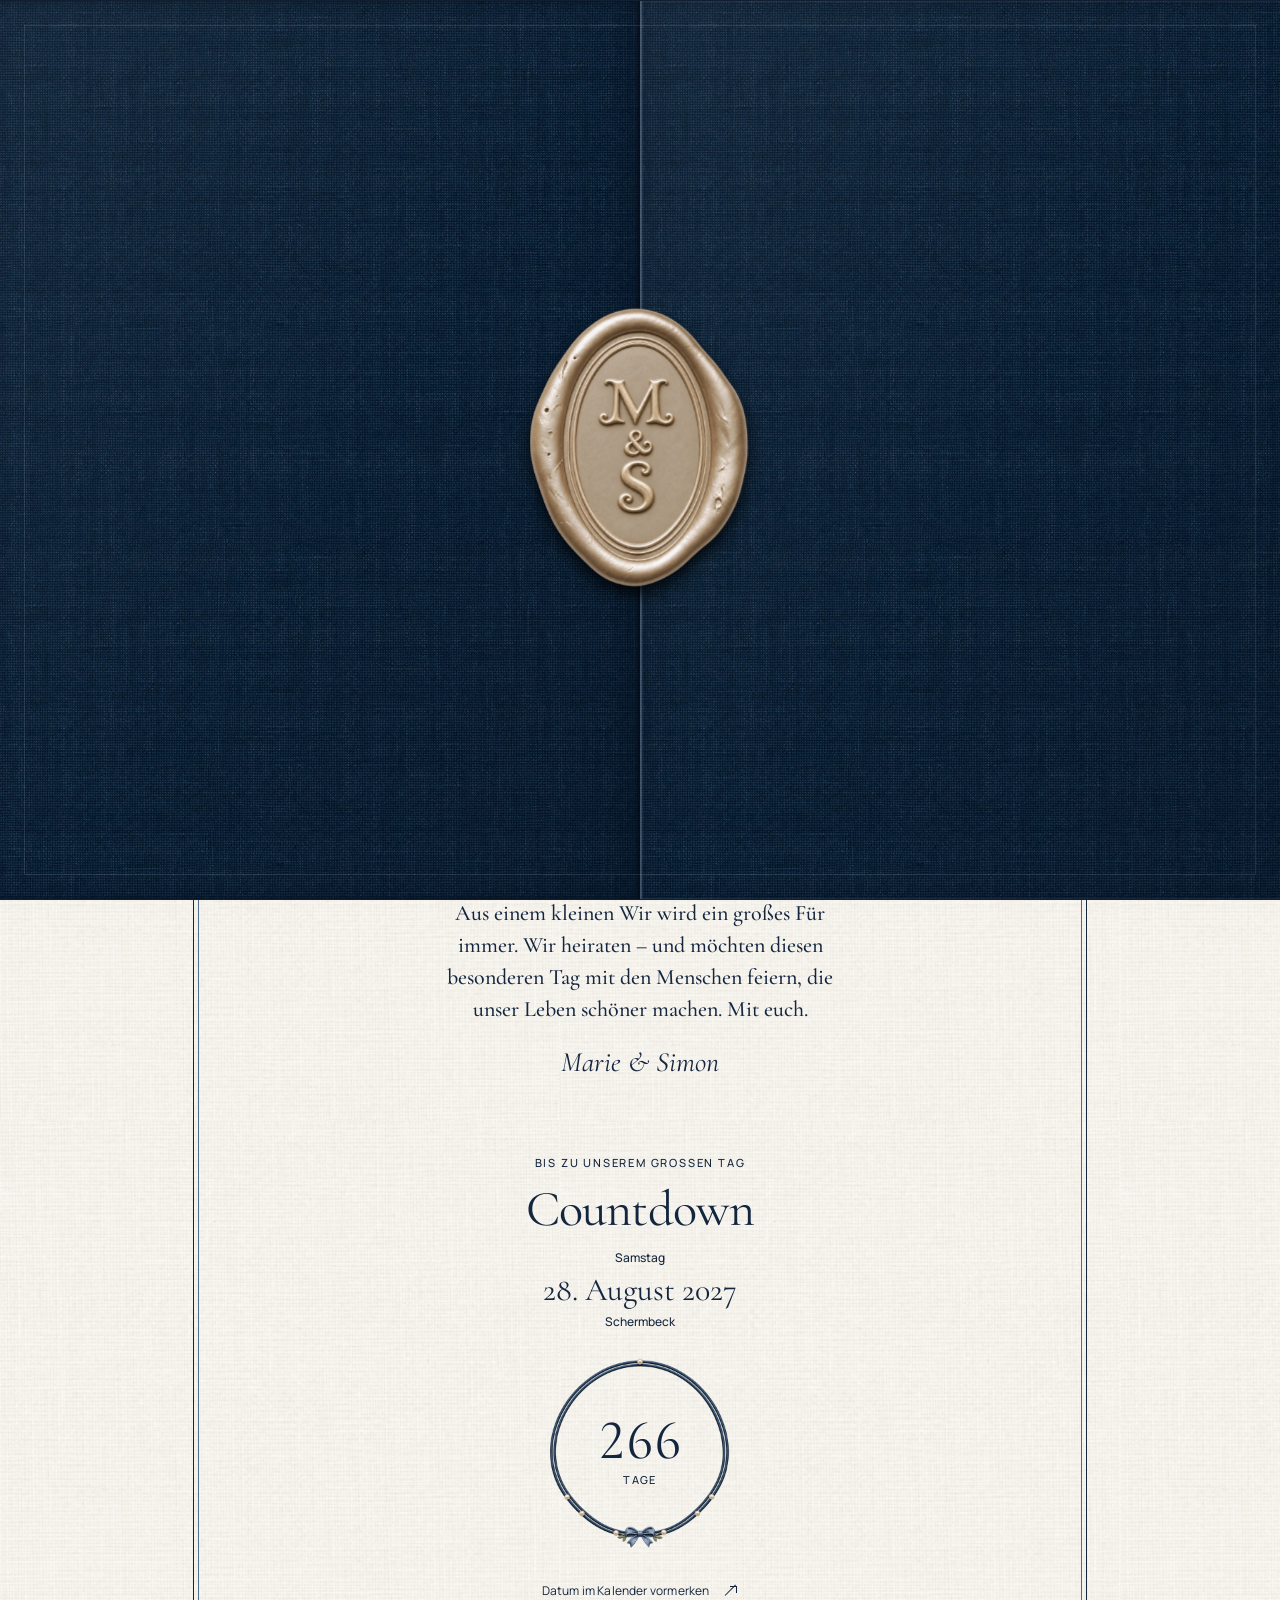
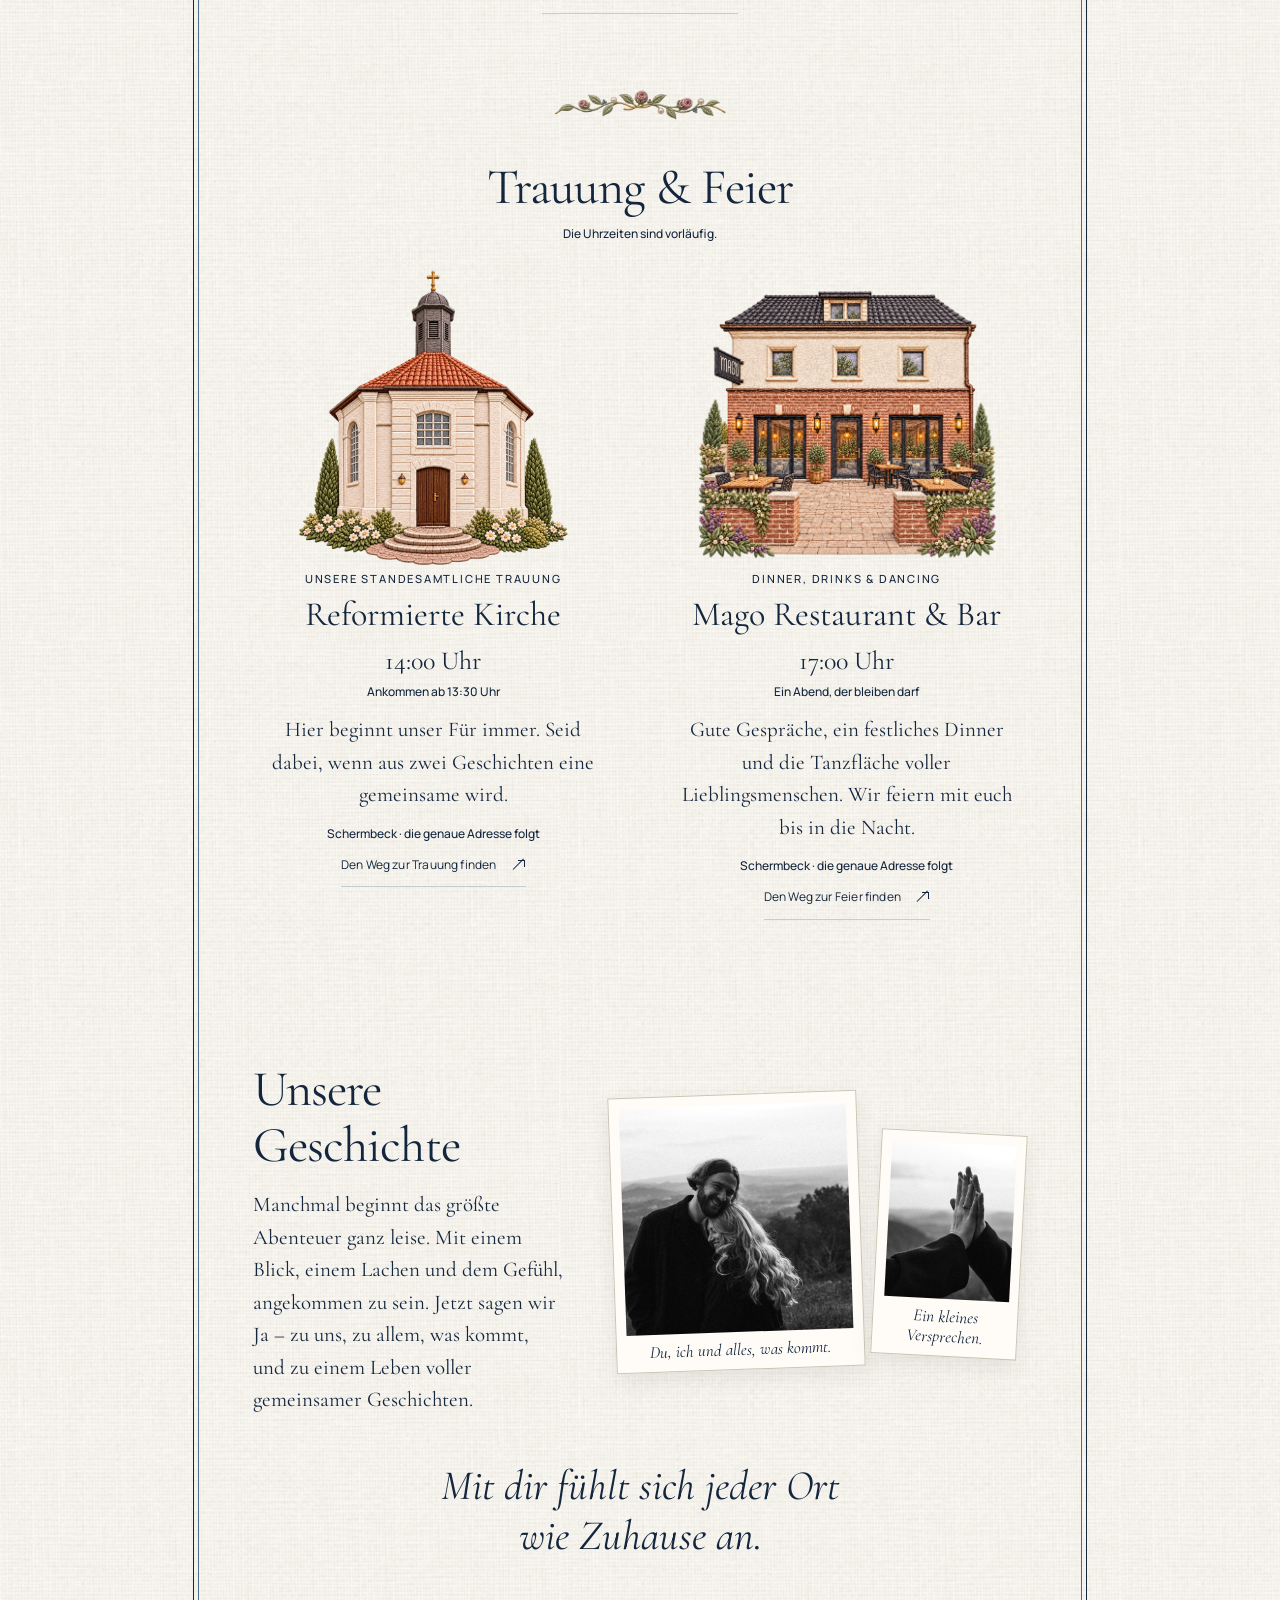
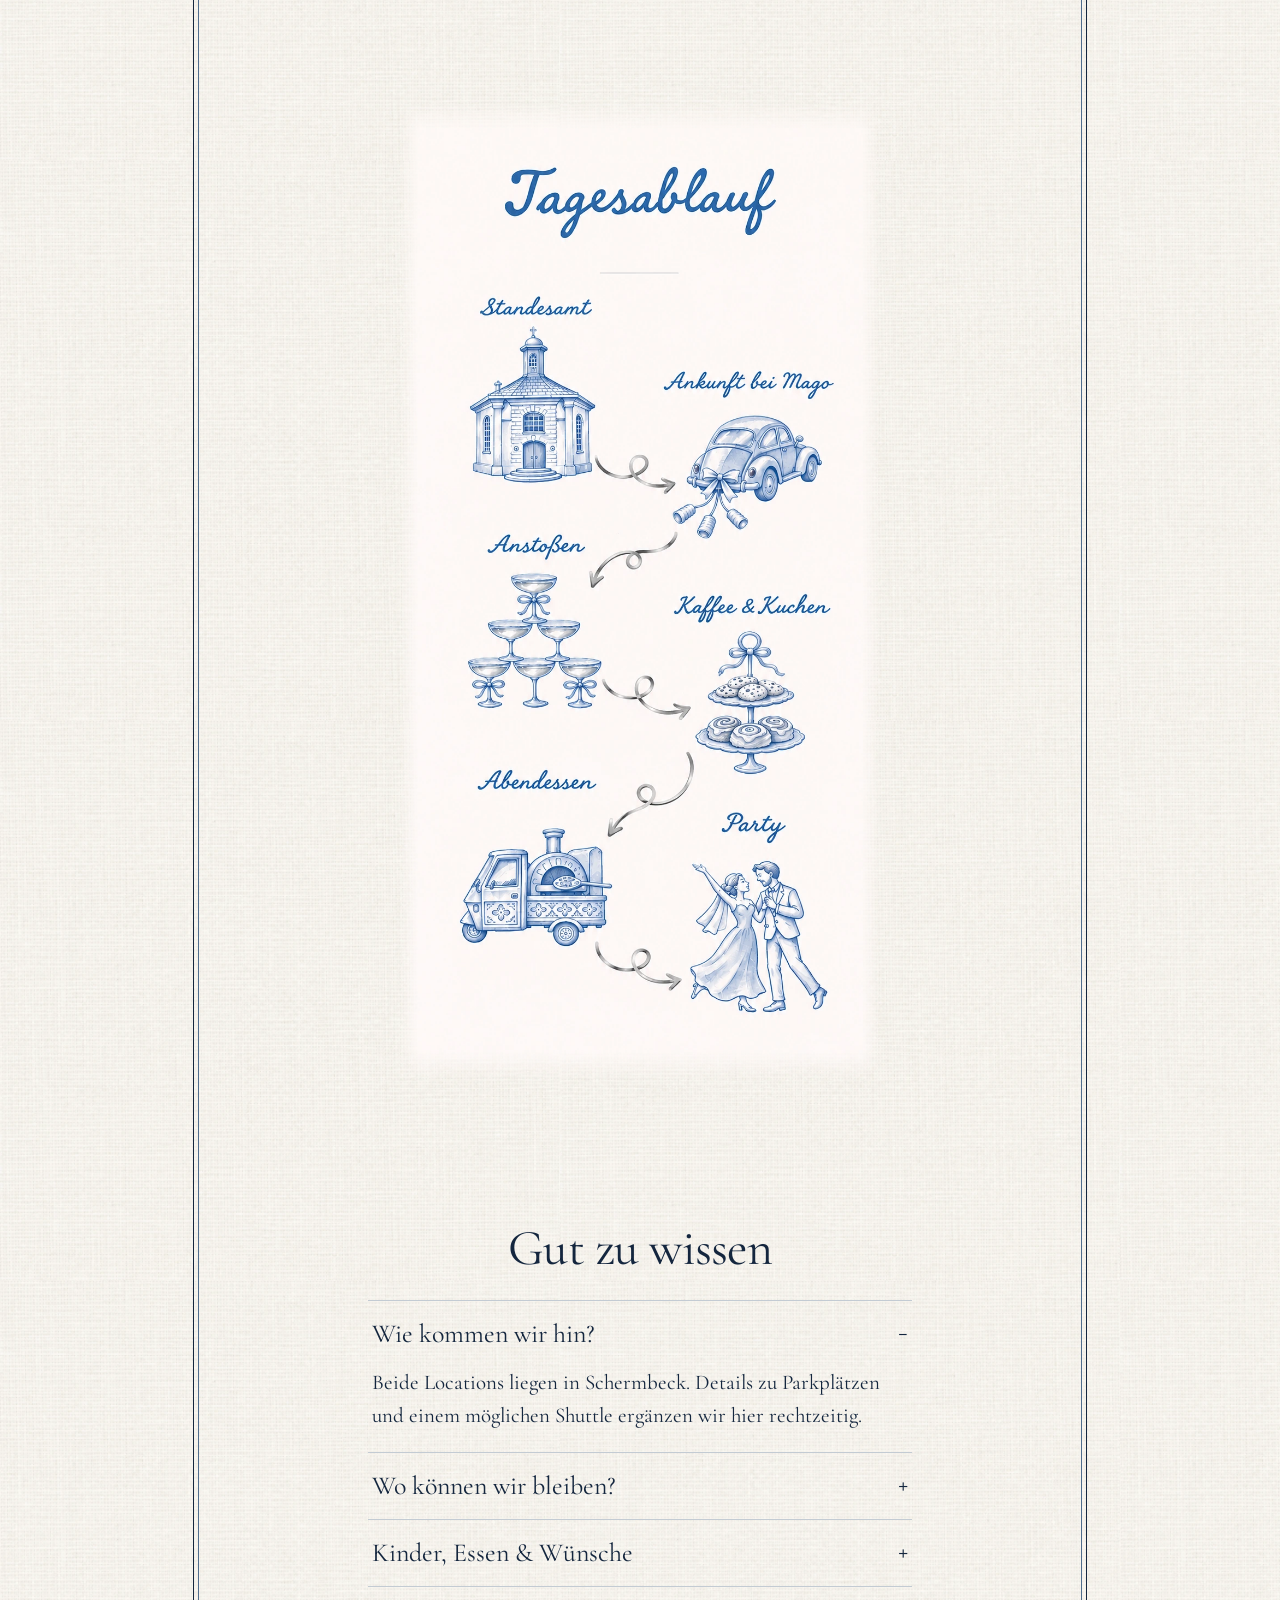
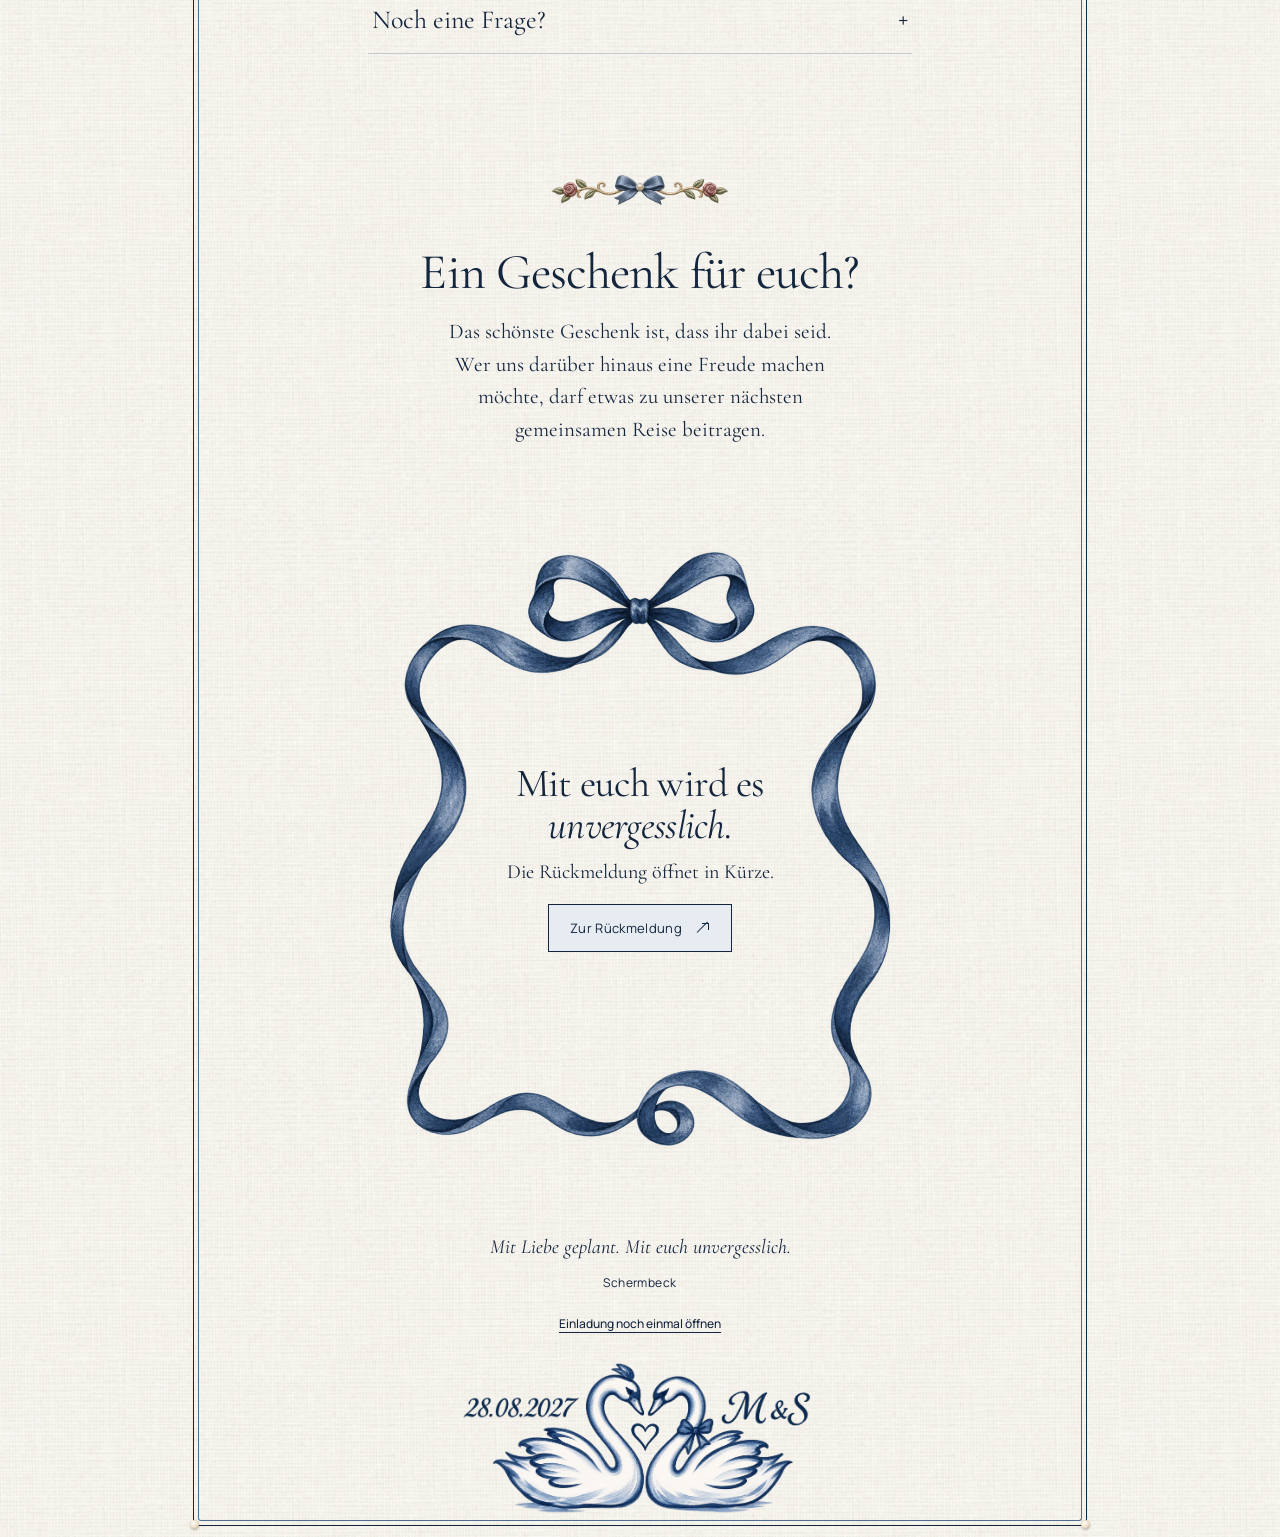
<file: index.html>
<!doctype html>
<html lang="de">
<head>
  <meta charset="utf-8">
  <meta name="viewport" content="width=device-width, initial-scale=1">
  <meta name="theme-color" content="#f6f3ed">
  <meta name="description" content="Marie und Simon heiraten. Eine gestickte Einladung mit unserer Kirche, Lieblingsmenschen und einer Feier im Mago.">
  <title>Marie &amp; Simon · Wir heiraten</title>
  <link rel="icon" href="assets/wreath.svg" type="image/svg+xml">
  <link rel="preload" href="assets/fonts/cormorant-garamond-latin-400-normal.woff2" as="font" type="font/woff2" crossorigin>
  <link rel="stylesheet" href="style.css">
  <link rel="stylesheet" href="opening.css">
  <script src="wedding-config.js" defer></script>

  <script src="app.js" defer></script>
</head>
<body>
  <a class="skip-link" href="#einladung">Zur Einladung</a>
  <div class="opening" id="opening" role="dialog" aria-modal="true" aria-label="Eure Einladung öffnen" tabindex="-1" hidden>
    <div class="gatefold">
      <div class="gate-door gate-left" aria-hidden="true"><div class="door-face"></div><div class="door-back"></div></div>
      <div class="gate-door gate-right" aria-hidden="true"><div class="door-face"></div><div class="door-back"></div></div>
      <div class="seal-carrier">
        <button class="wax-seal" id="open-invitation" aria-label="Einladung über das Siegel öffnen">
          <img class="seal-stamped" src="assets/art/seal-relief-ms.webp" alt="" width="660" height="841" fetchpriority="high">
          <img class="seal-blank" src="assets/art/seal-champagne.webp" alt="" width="660" height="841" loading="lazy" hidden>
          <span class="seal-monogram" aria-hidden="true" hidden><span data-initial="0">M</span><span class="seal-amp">&amp;</span><span data-initial="1">S</span></span>
        </button>
      </div>
    </div>
  </div>
  <div class="invitation-sheet">
  <div class="invitation-border" aria-hidden="true">
    <span></span><span></span>
  </div>
  <main id="einladung">
    <section class="hero" aria-labelledby="hero-title">
      <img class="hero-curtain" src="assets/art/hero-curtain-marine.webp" alt="" width="1774" height="887" fetchpriority="high">
      <div class="hero-copy">
        <h1 id="hero-title" tabindex="-1">
          <img class="hero-lettering" src="assets/art/hero-lettering-blue.webp" alt="Wir heiraten. Marie &amp; Simon. 28. August 2027." width="952" height="1111" fetchpriority="high" data-names="Marie &amp; Simon" data-date="2027-08-28" data-date-label="28. August 2027" hidden>
          <span class="hero-title-text"><span data-name="0">Marie</span><em>&amp;</em><span data-name="1">Simon</span></span>
        </h1>
        <p class="hero-date" data-bind="dateLabel">28. August 2027</p>
      </div>
      <a class="hero-discover" href="#willkommen" aria-label="Unsere Einladung entdecken"><span aria-hidden="true">↓</span></a>
    </section>

  <header class="site-header">
    <a class="brand" href="#einladung" aria-label="Zum Anfang"><span class="initials">M · S</span></a>
    <nav aria-label="Einladung">
      <a href="#orte">Die Orte</a><a href="#unser-tag">Ablauf</a><a href="#gut-zu-wissen">Gut zu wissen</a>
    </nav>
    <button class="nav-rsvp" data-rsvp>Zur Rückmeldung <span aria-hidden="true">↗︎</span></button>
  </header>
    <section class="welcome textile-panel" id="willkommen" aria-labelledby="welcome-title">
      <img class="welcome-border" src="assets/loom/welcome-border.webp" alt="" width="750" height="130" loading="lazy">
      <div class="welcome-copy panel-copy reveal"><h2 id="welcome-title" data-bind="invitation"></h2><p data-bind="intro"></p><span class="signature names-inline">Marie &amp; Simon</span></div>
    </section>

    <section class="date-section section-pad" id="datum" aria-labelledby="date-title">

      <p class="eyebrow reveal">BIS ZU UNSEREM GROSSEN TAG</p>
      <h2 id="date-title" class="reveal">Countdown</h2>
      <div class="date-display reveal"><span data-bind="weekday">Samstag</span><strong data-bind="dateLabel">28. August 2027</strong><span data-bind="region">Schermbeck</span></div>
      <div class="countdown reveal" role="group" aria-label="Zeit bis zur Hochzeit">
        <img src="assets/loom/countdown-navy.webp" alt="" width="600" height="600" loading="lazy">
        <strong id="count-days">–</strong><span id="count-days-label">Tage</span>
      </div>
      <button class="text-button calendar-button reveal" id="save-date">Datum im Kalender vormerken <span aria-hidden="true">↗︎</span></button>
      <p class="countdown-note" id="countdown-note" hidden>Unser Für immer hat begonnen.</p>
    </section>

    <section class="venues section-pad" id="orte" aria-labelledby="venues-title">

      <div class="venues-intro reveal">
        <img class="section-ornament venue-ornament" src="assets/loom/stitched-sprig-blue.webp" alt="" width="623" height="208" loading="lazy">
        <h2 id="venues-title">Trauung &amp; Feier</h2>
        <p class="section-note" data-provisional>Die Uhrzeiten sind vorläufig.</p>
      </div>
      <div class="venue-grid">
        <article class="venue-card reveal">
          <div class="venue-art venue-church"><img data-photo="church" alt="Gestickte Illustration der Reformierten Kirche in Schermbeck" hidden><img class="venue-fallback" src="assets/church.svg" alt="Florale Illustration der Reformierten Kirche" width="420" height="370" loading="lazy"></div>
          <div class="venue-info"><p class="eyebrow" data-bind="ceremony.type"></p><h3 data-bind="ceremony.name"></h3><p class="venue-time" data-bind="ceremony.time"></p><p class="venue-arrival" data-bind="ceremony.arrival"></p><p class="venue-description" data-bind="ceremony.text"></p><p class="venue-address" data-bind="ceremony.address"></p><a class="text-button map-link" data-map="ceremony" target="_blank" rel="noopener noreferrer">Den Weg zur Trauung finden <span aria-hidden="true">↗︎</span></a></div>
        </article>
        <article class="venue-card reveal">
          <div class="venue-art venue-party"><img data-photo="party" alt="Gestickte Illustration des Mago Restaurant & Bar" hidden><img class="venue-fallback" src="assets/mago.svg" alt="Florale Illustration des Mago Restaurant & Bar" width="400" height="320" loading="lazy"></div>
          <div class="venue-info"><p class="eyebrow" data-bind="party.type"></p><h3 data-bind="party.name"></h3><p class="venue-time" data-bind="party.time"></p><p class="venue-arrival" data-bind="party.arrival"></p><p class="venue-description" data-bind="party.text"></p><p class="venue-address" data-bind="party.address"></p><a class="text-button map-link" data-map="party" target="_blank" rel="noopener noreferrer">Den Weg zur Feier finden <span aria-hidden="true">↗︎</span></a></div>
        </article>
      </div>
    </section>

    <section class="story section-pad" id="unsere-geschichte" aria-labelledby="story-title">
      <div class="story-framed story-copy reveal">
        <h2 id="story-title">Unsere Geschichte</h2>
        <p data-bind="story"></p>
      </div>
      <div class="story-photos reveal">
        <div class="photo-duo">
          <figure class="photo-main photo-frame">
            <img data-photo="couple" alt="Marie und Simon, ein gemeinsamer Lieblingsmoment" hidden>
            <div class="photo-fallback"><img src="assets/wreath.svg" alt=""><span>Wir zwei.</span><small>Unser Lieblingsmoment</small></div>
            <figcaption>Du, ich und alles, was kommt.</figcaption>
          </figure>
          <figure class="photo-detail photo-frame">
            <img data-photo="hands" alt="Unsere Hände und der Verlobungsring" hidden>
            <div class="photo-fallback"><span class="fallback-amp">&amp;</span><span>Für immer.</span></div>
            <figcaption>Ein kleines Versprechen.</figcaption>
          </figure>
        </div>
      </div>
      <p class="story-quote reveal" data-bind="quote"></p>
    </section>

    <section class="schedule-section section-pad" id="unser-tag" aria-label="Tagesablauf">
      <img class="schedule-image" src="assets/art/tagesablauf.webp" alt="Tagesablauf. Zuerst Standesamt, dann Ankunft bei Mago, Anstoßen, Kaffee und Kuchen, Abendessen und Party." width="879" height="1789" loading="lazy" decoding="async">
    </section>

    <section class="details section-pad" id="gut-zu-wissen" aria-labelledby="details-title">

      <div class="details-layout"><div class="details-title reveal"><h2 id="details-title">Gut zu wissen</h2></div><div class="faq-list reveal" id="faq-list"></div></div>
    </section>

    <section class="gift-section section-pad" aria-labelledby="gift-title">
      <img class="section-ornament gift-ornament" src="assets/loom/gift-bow-blue.webp" alt="" width="623" height="208" loading="lazy">
      <div class="gift-copy reveal">
        <h2 id="gift-title" data-detail-title="2"></h2>
        <p data-detail-text="2"></p>
      </div>
    </section>

    <section class="rsvp-section section-pad" id="rueckmeldung" aria-labelledby="rsvp-title">
      <div class="rsvp-frame">
        <img class="rsvp-ribbon" src="assets/art/rsvp-ribbon-frame.webp" alt="" width="1040" height="1300" loading="lazy">
        <div class="rsvp-copy reveal">
          <h2 id="rsvp-title">Mit euch wird es<br><em>unvergesslich.</em></h2>
          <p id="rsvp-intro">Lasst uns bis zum <span data-bind="rsvpDeadline"></span> wissen, ob wir mit euch feiern dürfen.</p>
          <p id="rsvp-availability" hidden>Die Rückmeldung öffnet in Kürze.</p>
          <button class="primary-button" data-rsvp>Zur Rückmeldung <span aria-hidden="true">↗︎</span></button>
        </div>
      </div>
    </section>
  </main>
  <footer>
    <p data-bind="footer"></p>
    <span><span class="footer-date" hidden><span data-bind="dateLabel"></span> · </span><span data-bind="region"></span></span>
    <button class="footer-replay" id="replay">Einladung noch einmal öffnen</button>
    <a class="farewell-link" href="#einladung" aria-label="Zum Anfang der Einladung">
      <img class="farewell-art" data-farewell-art src="assets/art/farewell-swans-watercolor.webp" alt="Zwei Aquarellschwäne mit Herz, den Initialen M &amp; S und dem Datum 28. August 2027" width="1995" height="699" loading="lazy">
      <img class="farewell-art farewell-fallback" src="assets/loom/farewell-swans-blue.webp" alt="Zwei gestickte Schwäne, deren Hälse ein Herz bilden" width="1536" height="1024" loading="lazy" hidden>
    </a>
  </footer>
  </div>

  <dialog id="rsvp-dialog" aria-labelledby="rsvp-dialog-title">
    <button class="dialog-close" data-close aria-label="Schließen">×</button>

    <h2 id="rsvp-dialog-title">Rückmeldung</h2>
    <p class="form-note" id="rsvp-note"></p>
    <form id="rsvp-form" hidden>
      <label>Eure Namen<input name="names" autocomplete="name" required placeholder="Vor- und Nachnamen"></label>
      <fieldset><legend>Seid ihr dabei?</legend><label class="radio-label"><input type="radio" name="attendance" value="Ja, wir feiern mit euch!" checked> Ja, von Herzen gern.</label><label class="radio-label"><input type="radio" name="attendance" value="Leider können wir nicht dabei sein."> Leider schaffen wir es nicht.</label></fieldset>
      <div class="form-row" id="rsvp-party"><label>Erwachsene<input name="adults" type="number" min="1" max="20" value="2" required></label><label>Kinder<input name="children" type="number" min="0" max="20" value="0" required></label></div>
      <label>Wünsche & liebe Worte<textarea name="message" rows="3" placeholder="Allergien, Essenswünsche oder etwas, das ihr uns sagen möchtet …"></textarea></label>
      <button class="primary-button" type="submit">Antwort vorbereiten <span aria-hidden="true">↗︎</span></button>
      <p id="rsvp-result" role="status" hidden></p>
    </form>
  </dialog>
  <dialog id="photo-dialog" aria-label="Foto in Großansicht"><button class="dialog-close" data-close aria-label="Schließen">×</button><img id="large-photo" alt=""></dialog>
  <noscript><p class="noscript-note">Bitte aktiviert JavaScript, damit alle Angaben und Interaktionen der Einladung angezeigt werden.</p></noscript>
</body>
</html>
</file>
<file: style.css>
@font-face{font-family:Cormorant;src:url('assets/fonts/cormorant-garamond-latin-400-normal.woff2') format('woff2');font-weight:400;font-display:swap}
@font-face{font-family:Cormorant;src:url('assets/fonts/cormorant-garamond-latin-500-normal.woff2') format('woff2');font-weight:500;font-display:swap}
@font-face{font-family:Cormorant;src:url('assets/fonts/cormorant-garamond-latin-400-italic.woff2') format('woff2');font-style:italic;font-display:swap}
@font-face{font-family:Manrope;src:url('assets/fonts/manrope-latin-400-normal.woff2') format('woff2');font-weight:400;font-display:swap}
@font-face{font-family:Manrope;src:url('assets/fonts/manrope-latin-500-normal.woff2') format('woff2');font-weight:500;font-display:swap}
:root{--paper:#f6f3ed;--ink:#14263e;--smoke:#506d8d;--blue-wash:#e6ecf2;--line:#c3cbd3;--serif:Cormorant,Georgia,serif;--sans:Manrope,Arial,sans-serif;--script:Cormorant,Georgia,serif}
*{box-sizing:border-box}html{scroll-behavior:smooth;scroll-padding-top:80px}body{margin:0;background:var(--paper) url('assets/loom/linen-ivory.webp') repeat;background-size:560px 560px;color:var(--ink);font:clamp(1.125rem, 2.4vw, 1.3125rem)/1.55 var(--serif);-webkit-font-smoothing:antialiased}button,input,textarea{font:inherit;color:inherit}button,a{-webkit-tap-highlight-color:transparent}button{cursor:pointer}a{color:inherit;text-decoration:none}img{display:block;max-width:100%;height:auto}[hidden]{display:none!important}h1,h2,h3,p,figure{margin:0}h1,h2,h3{font-family:var(--serif);font-weight:400;line-height:1.12;text-wrap:balance}h2{font-size:clamp(2.15rem, 5.7cqw, 3.25rem);letter-spacing:-.018em}h3{font-size:33px}p{white-space:pre-line}em{font-weight:400}button:focus-visible,a:focus-visible,summary:focus-visible,input:focus-visible,textarea:focus-visible{outline:2px solid var(--smoke);outline-offset:5px}.skip-link{position:fixed;left:20px;top:-100px;z-index:100;background:var(--blue-wash);color:var(--ink);padding:12px}.skip-link:focus{top:12px}main,footer{width:100%;margin:auto}.text-button{display:inline-flex;align-items:center;gap:15px;border:0;border-bottom:1px solid var(--line);background:none;padding:9px 0;font:11px/1.5 var(--sans);letter-spacing:.8px}.primary-button{background:var(--blue-wash);color:var(--ink);border:1px solid var(--ink);display:inline-flex;align-items:center;justify-content:center;gap:30px;padding:15px 30px;min-width:235px;font:11px/1.6 var(--sans);letter-spacing:1px;transition:background .2s}.primary-button:hover{background:#d6e0eb}.text-button>span,.nav-rsvp>span,.primary-button>span{font-size:0;width:14px;height:14px;position:relative;display:inline-block;flex:0 0 14px}.text-button>span:before,.nav-rsvp>span:before,.primary-button>span:before{content:"";position:absolute;left:1px;bottom:2px;width:15px;height:1px;background:currentColor;transform:rotate(-45deg);transform-origin:left center}.text-button>span:after,.nav-rsvp>span:after,.primary-button>span:after{content:"";position:absolute;right:1px;top:2px;width:6px;height:6px;border-top:1px solid currentColor;border-right:1px solid currentColor}
/* Keep a single pattern behind the opened invitation and soften the tile joins. */
body {
  position: relative;
  isolation: isolate;
}

body::before {
  --toile-width: max(50vw, 17rem);
  --toile-height: calc(var(--toile-width) * 2 / 3);
  content: "";
  position: absolute;
  inset: 0;
  z-index: -1;
  background: url('assets/art/toile-de-jouy.webp') center top / var(--toile-width) var(--toile-height) repeat;
  mask:
    linear-gradient(90deg, transparent, #000 4%, #000 96%, transparent) center top / var(--toile-width) 100% repeat-x,
    linear-gradient(transparent, #000 5%, #000 95%, transparent) center top / 100% var(--toile-height) repeat-y;
  mask-composite: intersect;
  opacity: .28;
  transition: opacity .45s ease-out;
  pointer-events: none;
}

body.opening-active::before {
  opacity: 0;
  transition: none;
}

/* The double frame emerges from behind the curtain hems. */
.invitation-sheet {
  --sheet-gutter: clamp(16px, 3vw, 27px);
  --border-inset: clamp(6px, 1.2vw, 11px);
  --curtain-overhang: clamp(5px, .9cqw, 8px);
  --curtain-extension: calc(var(--sheet-gutter) - var(--border-inset) + var(--curtain-overhang));
  --curtain-span: calc(100cqw + 2 * var(--curtain-extension));
  --curtain-height: calc(var(--curtain-span) / 2);
  position: relative;
  max-width: calc(880px + 2 * var(--sheet-gutter));
  margin-inline: auto;
  padding: calc(var(--border-inset) + 15px) var(--sheet-gutter)
    calc(var(--border-inset) + 12px);
  container-type: inline-size;
}

.invitation-border {
  position: absolute;
  inset: var(--border-inset);
  inset-inline: calc(var(--border-inset) + clamp(4px, 1cqw, 9px));
  top: calc(var(--border-inset) - var(--curtain-overhang) + .85 * var(--curtain-height));
  z-index: 3;
  border: solid var(--ink);
  border-width: 0 1px 1px;
  border-radius: 0 0 6px 6px;
  pointer-events: none;
}

.invitation-border::before {
  content: "";
  position: absolute;
  inset: 0 4px 4px;
  border: solid var(--smoke);
  border-width: 0 1px 1px;
  border-radius: 0 0 3px 3px;
}

.invitation-border > span {
  position: absolute;
  bottom: -4px;
  width: 9px;
  height: 9px;
  border-radius: 50%;
  background: radial-gradient(circle at 34% 28%, #fffaf0 8%, #ecdfca 56%, #b49a76 95%);
  box-shadow: inset 0 0 0 1px #d4bea65c, 0 1px 2px #14263e48;
}

.invitation-border > span:nth-child(odd) { left: -4px; }
.invitation-border > span:nth-child(even) { right: -4px; }

/* Each illustration has one place in the invitation; all artwork keeps its proportions. */
.hero {
  position: relative;
  display: grid;
  align-content: start;
  min-height: calc(var(--curtain-height) + 1.25rem);
  padding-block: calc(var(--curtain-span) * .17 - .625rem) 3.5rem;
  text-align: center;
}

.hero-copy {
  position: relative;
  width: 60%;
  margin-inline: auto;
  z-index: 5;
}

.hero h1{font:62px/1.04 var(--serif);letter-spacing:-.5px}
.hero-title-text{display:flex;flex-direction:column}
.hero h1 em{font:42px/1 var(--serif);margin:7px 0}
.hero-date{font-size:21px;letter-spacing:1.5px;margin-top:24px}
.hero-lettering {
  width: auto;
  max-height: clamp(12rem, 70cqw, 23rem);
  margin-inline: auto;
  object-fit: contain;
}
.opening-running .hero-copy{animation:soft-arrive 1.6s ease both}
.site-header{display:flex;align-items:center;justify-content:space-between;gap:20px;padding:20px 35px;border:0;background:transparent}.brand{font:24px var(--serif)}.site-header nav{display:flex;gap:27px;font:9px var(--sans);letter-spacing:.5px}.nav-rsvp{border:0;border-bottom:1px solid var(--line);background:none;padding:8px 0;display:flex;align-items:center;gap:13px;font:9px var(--sans)}

.hero-curtain {
  position: absolute;
  top: calc(-15px - var(--curtain-overhang));
  left: 50%;
  width: var(--curtain-span);
  height: auto;
  max-width: none;
  transform: translateX(-50%);
  z-index: 4;
  pointer-events: none;
}

/* One linen surface, with spacing sized to the content of each scene. */
.eyebrow {
  font: 500 .7rem/1.5 var(--sans);
  letter-spacing: .16em;
  text-transform: uppercase;
}

.section-pad {
  padding: clamp(3.25rem, 8cqw, 5.25rem) clamp(1.25rem, 6cqw, 3.75rem);
}

.hero-discover {
  position: absolute;
  bottom: 5px;
  left: 50%;
  display: grid;
  place-items: center;
  min-width: 44px;
  min-height: 44px;
  padding: 4px 14px;
  transform: translateX(-50%);
  font: 500 .75rem/1.4 var(--sans);
  letter-spacing: .5px;
}

.hero-discover span {
  font-size: 20px;
}

#hero-title:focus {
  outline: none;
}

.site-header {
  gap: 12px 24px;
  padding: 14px clamp(20px, 5cqw, 45px);
}

.site-header nav {
  display: flex;
  align-items: center;
  flex-wrap: wrap;
  justify-content: center;
  gap: 0 clamp(12px, 3cqw, 27px);
}

.site-header nav a, .nav-rsvp, .footer-replay {
  display: inline-flex;
  align-items: center;
  min-height: 44px;
  font: 500 .75rem/1.4 var(--sans);
  letter-spacing: 0;
}

.text-button { min-height: 44px; font-size: .75rem; letter-spacing: .015em; }
.primary-button { min-height: 48px; font-size: .8125rem; letter-spacing: .025em; }

.welcome {
  margin-top: clamp(2rem, 6cqw, 3.25rem);
  padding-inline: 1.25rem;
  text-align: center;
}

.welcome-border {
  width: min(70%, 12.5rem);
  height: auto;
  margin: 0 auto 1rem;
}

.welcome-copy {
  max-width: 26rem;
  margin-inline: auto;
}

.welcome-copy h2 {
  font-size: clamp(1.8rem, 5.5cqw, 3.15rem);
  white-space: pre-line;
}

.welcome-copy > p {
  font-size: clamp(1.0625rem, 2.6cqw, 1.375rem);
  font-weight: 500;
  line-height: 1.46;
  margin-top: 1rem;
}

.signature {
  display: block;
  margin-top: 1rem;
  font-size: clamp(1.25rem, 3.5cqw, 1.75rem);
  font-style: italic;
}

.date-section, .venues-intro, .gift-section, .rsvp-section {
  text-align: center;
}

.date-section {
  padding-top: clamp(3rem, 8cqw, 5.25rem);
  padding-bottom: clamp(2.5rem, 6cqw, 4rem);
}

.date-section h2 { margin-top: 9px; }

.date-display {
  display: flex;
  flex-direction: column;
  gap: 4px;
  margin: .75rem auto 1.25rem;
}

.date-display > strong { font: clamp(1.625rem, 4cqw, 2rem) var(--serif); }
.date-display > span { font: 500 .75rem var(--sans); }

.countdown {
  position: relative;
  isolation: isolate;
  width: clamp(10.25rem, 44cqw, 12.5rem);
  aspect-ratio: 1;
  display: grid;
  align-content: center;
  justify-items: center;
  margin: 1.25rem auto;
}

.countdown img { position: absolute; inset: 0; width: 100%; height: 100%; object-fit: contain; z-index: -1; }
.countdown strong { font: clamp(2.75rem, 9cqw, 3.5rem)/1 var(--serif); font-variant-numeric: lining-nums tabular-nums; }
.countdown span { margin-top: 4px; font: 500 .6875rem var(--sans); letter-spacing: .12em; text-transform: uppercase; }
.countdown-note { margin-top: 12px; color: var(--ink); font-style: italic; }

.section-ornament {
  width: clamp(9rem, 33cqw, 14rem);
  height: auto;
  aspect-ratio: 3/1;
  object-fit: contain;
  margin: 0 auto 1.1rem;
}

.section-note {
  margin-top: .6rem;
  color: var(--ink);
  font: 500 .75rem/1.5 var(--sans);
}

.venues { padding-top: 0; }
.venue-grid {
  display: grid;
  grid-template-columns: repeat(2, minmax(0, 1fr));
  gap: clamp(1.25rem, 6cqw, 3.75rem);
  margin-top: 1.5rem;
}

.venue-card { text-align: center; }
.venue-art {
  position: relative;
  height: clamp(13rem, 40cqw, 19rem);
  display: grid;
  grid-template: minmax(0, 1fr) / minmax(0, 1fr);
  place-items: center;
}

.venue-art > [data-photo], .venue-fallback {
  width: 100%;
  height: 100%;
  object-fit: contain;
  min-height: 0;
  min-width: 0;
}

.venue-info h3 { margin-top: .5rem; font-size: clamp(1.75rem, 4cqw, 2.125rem); }
.venue-time { font-size: 1.625rem; line-height: 1.25; margin-top: .7rem; }
.venue-arrival, .venue-address { font: 500 .75rem/1.55 var(--sans); color: var(--ink); }
.venue-arrival { margin-top: .35rem; }
.venue-description { max-width: 34ch; margin: .8rem auto; color: var(--ink); }
.venue-address { margin-top: .75rem; }

.story {
  display: grid;
  grid-template-columns: minmax(0, .85fr) minmax(0, 1.15fr);
  align-items: center;
  gap: clamp(1.75rem, 5cqw, 3.5rem);
}

.story-copy > p { margin-top: 1rem; color: var(--ink); }

.photo-duo {
  display: grid;
  grid-template-columns: minmax(0, 1.7fr) minmax(0, 1fr);
  align-items: center;
  gap: clamp(.6rem, 1.7cqw, 1.25rem);
  padding: 0 .3rem .85rem;
}

.photo-frame {
  padding: clamp(5px, 1.1cqw, 10px) clamp(5px, 1.1cqw, 10px) 0;
  background: #fffcf7;
  border: 1px solid #c9c6b5;
  box-shadow: 0 8px 20px #48514419;
}

.photo-main { transform: rotate(-2deg); }
.photo-detail { transform: translateY(12px) rotate(3deg); }

.photo-frame > [data-photo] {
  width: 100%;
  aspect-ratio: 4 / 5;
  object-fit: cover;
  cursor: zoom-in;
}

.photo-main > [data-photo] { aspect-ratio: 1 / 1; object-position: center 45%; }
.photo-frame figcaption {
  padding: .5rem .125rem;
  font: italic clamp(.875rem, 2.5cqw, 1.0625rem)/1.2 var(--serif);
  text-align: center;
}

.photo-fallback {
  aspect-ratio: 4 / 5;
  display: grid;
  place-content: center;
  justify-items: center;
  gap: 8px;
  background: #e9ecdf;
  text-align: center;
}

.photo-main .photo-fallback { aspect-ratio: 1; }
.photo-fallback img { width: min(50%, 100px); }
.photo-fallback small { font: .75rem var(--sans); }
.fallback-amp { font-size: 2rem; font-style: italic; }

.story-quote {
  grid-column: 1 / -1;
  text-align: center;
  font: italic clamp(1.75rem, 5cqw, 2.625rem)/1.2 var(--serif);
}

.schedule-section { padding-inline: 0; }

.schedule-image {
  width: min(100%, 30rem);
  margin-inline: auto;
  mix-blend-mode: multiply;
  mask:
    linear-gradient(90deg, transparent, #000 4%, #000 96%, transparent),
    linear-gradient(transparent, #000 3%, #000 97%, transparent);
  mask-composite: intersect;
}

.details { text-align: center; }
.faq-list { text-align: left; max-width: 34rem; margin: 1.5rem auto 0; border-top: 1px solid var(--line); }
details { border-bottom: 1px solid var(--line); }
summary {
  display: flex;
  justify-content: space-between;
  align-items: center;
  gap: 1rem;
  list-style: none;
  font: clamp(1.375rem, 3.8cqw, 1.625rem)/1.3 var(--serif);
  padding: 1rem .25rem;
  cursor: pointer;
}

summary::-webkit-details-marker { display: none; }
summary::after { content: "+"; font: 1.125rem var(--sans); color: var(--ink); }
details[open] summary::after { content: "−"; }
details > p { color: var(--ink); padding: 0 .25rem 1.25rem; }

.gift-section { padding-block: 1.75rem 3.25rem; }
.gift-copy > p {
  max-width: 39ch;
  margin: 1rem auto 0;
  color: var(--ink);
}

.rsvp-section {
  display: grid;
  grid-template-columns: minmax(0, 1fr);
  justify-items: center;
  padding: 1.25rem 0 2rem;
}

.rsvp-frame {
  display: grid;
  grid-template-columns: minmax(0, 1fr);
  width: min(calc(100% + .5rem), 33rem);
  container-type: inline-size;
}

.rsvp-ribbon, .rsvp-copy { grid-area: 1 / 1; }
.rsvp-ribbon {
  align-self: center;
  width: 100%;
  height: auto;
  pointer-events: none;
}

.rsvp-copy {
  place-self: center;
  width: min(66%, 19rem);
  padding-block: 4rem 3rem;
}

.rsvp-section h2 {
  font-size: clamp(1.6875rem, 8cqw, 2.5rem);
  line-height: 1.05;
}
.rsvp-section h2 em { font-style: italic; }
.rsvp-copy > p {
  margin-top: clamp(.5rem, 2.5cqw, 1rem);
  font-size: clamp(1rem, 4.5cqw, 1.25rem);
  line-height: 1.32;
}

.rsvp-section .primary-button {
  min-width: 0;
  gap: 14px;
  margin-top: clamp(.65rem, 3.5cqw, 1.25rem);
  padding-block: .65rem;
  padding-inline: clamp(.75rem, 4cqw, 1.5rem);
}

footer { text-align: center; padding: 1rem 0 0; }
footer > p { font-size: 1.25rem; padding-inline: 1rem; font-style: italic; margin-top: .35rem; }
footer > span { display: block; font: .75rem var(--sans); letter-spacing: .035em; margin-top: .65rem; }
.footer-replay { margin: .75rem auto 0; color: var(--ink); border: 0; background: none; text-decoration: underline; text-underline-offset: 4px; }
.farewell-link { display: block; width: min(72%, 27rem); margin: 1rem auto 0; }
.farewell-art { width: 100%; height: auto; }

/* Dialogs and editing retain their existing functions. */
dialog{width:550px;max-width:calc(100% - 32px);max-height:90svh;padding:42px;border:1px solid var(--line);background:var(--paper);color:var(--ink);overflow:auto;box-shadow:0 25px 90px #14263e35}dialog::backdrop{background:#14263e78;backdrop-filter:blur(7px)}.dialog-close{position:absolute;top:10px;right:15px;border:0;background:none;font-size:29px;line-height:1;padding:8px;min-width:44px;min-height:44px}dialog h2{font-size:clamp(2rem, 7vw, 2.5rem);margin:0 30px 16px}form{display:grid;gap:20px}label{display:flex;flex-direction:column;gap:7px;font:13px/1.65 var(--sans)}input,textarea{width:100%;background:#fffcf6;border:1px solid var(--line);padding:11px;font:16px var(--sans);border-radius:0}input::placeholder,textarea::placeholder{color:var(--ink);opacity:.7}fieldset{border:0;padding:0;margin:0}legend{font:13px var(--sans);margin-bottom:10px}.radio-label{display:flex;flex-direction:row;align-items:center;margin:10px 0;font-size:13px;min-height:36px}.radio-label input{width:auto;accent-color:var(--ink)}.form-row{display:grid;grid-template-columns:1fr 1fr;gap:18px}.form-note,#rsvp-result{font:13px/1.6 var(--sans);color:var(--ink)}#rsvp-note:not(:last-child){margin-bottom:1rem}#photo-dialog{width:auto;max-width:90vw;padding:28px}#large-photo{max-height:78svh;width:auto;height:auto}.editor-bar{position:fixed;bottom:15px;left:15px;right:15px;z-index:30;display:flex;justify-content:space-between;align-items:center;gap:15px;background:var(--blue-wash);color:var(--ink);border:1px solid var(--line);padding:12px 18px;font:11px var(--sans)}.editor-bar button{background:var(--paper);border:0;padding:8px 12px;font:11px var(--sans)}.editor-note{font:11px/1.8 var(--sans);color:var(--ink);margin:15px 0 25px}.image-input small{font-size:10px;color:var(--ink)}#export-html{margin-top:25px}.noscript-note{text-align:center;padding:20px}
.motion-enabled .reveal{opacity:0;transform:translateY(15px);transition:opacity .8s ease,transform .8s ease}.motion-enabled .reveal:focus-within,.motion-enabled .reveal.is-visible{opacity:1;transform:none}@keyframes soft-arrive{from{opacity:.3;transform:translateY(8px)}to{opacity:1;transform:none}}

@media (min-width: 701px) {
  .hero-copy { width: 64%; }
  .hero h1 { font-size: clamp(2.4rem, 7.3cqw, 4rem); }
  .hero-title-text { flex-direction: row; justify-content: center; align-items: baseline; }
  .hero h1 em { font-size: .7em; margin: 0 .3em; }
  .hero-date { margin-top: 17px; }
}

@media (max-width: 700px) {
  .hero h1 { font-size: clamp(2.125rem, 10.8cqw, 3.875rem); }
  .hero h1 em { font-size: .64em; margin: .13em 0; }
  .hero-date { font-size: clamp(.875rem, 4cqw, 1.125rem); letter-spacing: .06em; margin-top: 12px; }
  .site-header { display: grid; grid-template-columns: auto 1fr; gap: 0 1rem; }
  .site-header nav { grid-row: 2; grid-column: 1 / -1; justify-content: space-between; }
  .nav-rsvp { justify-self: end; }
  .story { grid-template-columns: minmax(0, 1fr); text-align: center; }
  .story-copy > p { max-width: 42ch; margin-inline: auto; }
  .photo-duo { max-width: 27rem; margin-inline: auto; }
  dialog { padding: 28px 22px; }
}

@media (max-width: 560px) {
  .venue-grid { grid-template-columns: minmax(0, 1fr); gap: 2.4rem; }
  .venue-art { height: clamp(12.5rem, 66cqw, 19rem); }
  .editor-bar { left: 8px; right: 8px; bottom: 8px; font-size: .6875rem; }
}

@media (prefers-reduced-motion: reduce) {
  html { scroll-behavior: auto; }
  *, *::before, *::after { animation: none !important; transition: none !important; }
  .motion-enabled .reveal { opacity: 1; transform: none; }
}

@media print {
  .opening, .site-header, .hero-discover, .calendar-button, .footer-replay, .editor-bar, dialog, .primary-button { display: none !important; }
  .hero { padding-bottom: 0; }
  .section-pad { padding: 40px; }
  .reveal { opacity: 1 !important; transform: none !important; }
  .venue-card, .photo-frame, details { break-inside: avoid; }
}
</file>
<file: opening.css>
/* The navy cloth leaves part to reveal the already rendered invitation. */
.opening {
  position: fixed;
  inset: 0;
  z-index: 60;
  overflow: hidden;
  isolation: isolate;
}

.opening:focus { outline: 0; }
.opening-active { overflow: hidden; }

.gatefold {
  position: absolute;
  inset: 0;
  perspective: 1800px;
  transform-style: preserve-3d;
}

.gate-door,
.seal-carrier {
  position: absolute;
  inset-block: 0;
  width: 50%;
  transform-style: preserve-3d;
  transition: transform 2.85s cubic-bezier(.35, 0, .18, 1);
  will-change: transform;
}

.gate-left {
  left: 0;
  z-index: 2;
  transform-origin: left center;
}

.gate-right,
.seal-carrier {
  right: 0;
  transform-origin: right center;
}

.gate-right { z-index: 3; }
.seal-carrier { z-index: 10; pointer-events: none; }

.door-face,
.door-back {
  position: absolute;
  inset: 0;
  backface-visibility: hidden;
  background: #14263e url('assets/art/linen-navy.webp') repeat;
  background-size: 540px 540px;
  border-block: 1px solid #111f30;
}

.door-face::before {
  content: "";
  position: absolute;
  inset: clamp(12px, 2vw, 24px);
  border: 1px solid #b2c2d224;
  pointer-events: none;
}

.gate-left .door-face::before { right: 0; border-right: 0; }
.gate-right .door-face::before { left: 0; border-left: 0; }

.gate-left .door-face {
  box-shadow: inset -3px 0 3px #060d19c4, inset -16px 0 30px #0712215b;
}

.gate-right .door-face {
  box-shadow: inset 2px 0 2px #91a8c06b, inset 13px 0 25px #050d1b37;
}

.door-face::after {
  content: "";
  position: absolute;
  inset: 0;
  background: linear-gradient(125deg, #b4c5d712, transparent 55%, #01061024);
}

.door-back {
  transform: rotateY(180deg) translateZ(2px);
  background-color: #435778;
  background-blend-mode: soft-light;
}

.wax-seal {
  --seal-width: min(clamp(10.75rem, 22vw, 14.5rem), 30svh);
  position: absolute;
  left: 0;
  top: 50%;
  width: var(--seal-width);
  padding: 0;
  border: 0;
  background: transparent;
  transform: translate3d(-50%, -50%, 28px);
  backface-visibility: hidden;
  pointer-events: auto;
  filter: drop-shadow(0 8px 8px #000c);
  transition: transform .35s, filter .35s;
}

.wax-seal > img {
  width: 100%;
  height: auto;
  pointer-events: none;
}

@media (hover: hover) {
  .wax-seal:hover {
    transform: translate3d(-50%, -50%, 31px) scale(1.035);
    filter: drop-shadow(0 10px 10px #000b);
  }
}

.wax-seal:focus-visible {
  outline: 2px solid #fbe7c7;
  outline-offset: 5px;
  border-radius: 48%;
}

.seal-monogram {
  position: absolute;
  inset: 20% 22%;
  display: grid;
  place-content: center;
  justify-items: center;
  row-gap: calc(var(--seal-width) * .02);
  color: #cdb392;
  font: 500 calc(var(--seal-width) * .26)/.78 var(--serif);
  text-shadow: -1px -1px #ffe6c5, 1px 1px #977657, 1px 2px #806144, 2px 3px 3px #59412a8c;
  pointer-events: none;
}

.seal-amp { font-size: .65em; }

.is-opening .gate-left { transform: rotateY(-112deg); transition-delay: .12s; }
.is-opening .gate-right,
.is-opening .seal-carrier { transform: rotateY(112deg); }
.opening.is-opening,
.is-opening .wax-seal { pointer-events: none; }
.is-opening .wax-seal { transform: translate3d(-50%, -50%, 28px); }

@media (max-width: 700px) {
  .gatefold { perspective: 1100px; }
  .door-face, .door-back { background-size: 400px 400px; }
}

@media (prefers-reduced-motion: reduce) {
  .opening.is-opening { visibility: hidden; }
}
</file>
